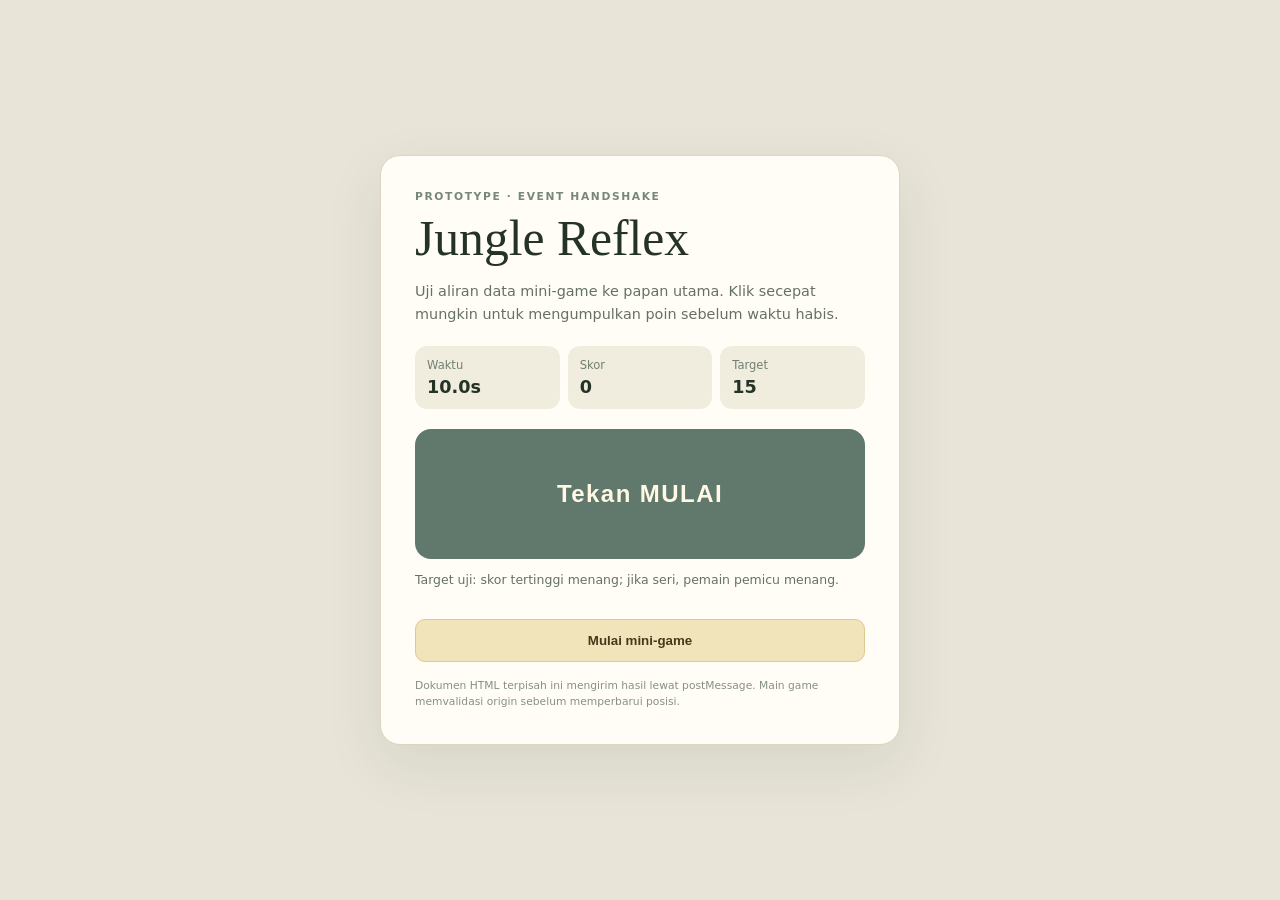
<file: minigames/data-test.html>
<!doctype html>
<html lang="id"><head><meta charset="utf-8"><meta name="viewport" content="width=device-width,initial-scale=1"><title>Mini-game · Data Test</title><link rel="stylesheet" href="../css/minigame.css"></head>
<body class="mini-body"><main class="mini-card"><p class="eyebrow">PROTOTYPE · EVENT HANDSHAKE</p><h1>Jungle Reflex</h1><p class="intro">Uji aliran data mini-game ke papan utama. Klik secepat mungkin untuk mengumpulkan poin sebelum waktu habis.</p><div class="mini-stats"><div><small>Waktu</small><strong id="time">10.0s</strong></div><div><small>Skor</small><strong id="score">0</strong></div><div><small>Target</small><strong id="target">15</strong></div></div><button id="tap" class="tap-button" disabled>Tekan MULAI</button><p id="hint" class="hint">Target uji: skor tertinggi menang; jika seri, pemain pemicu menang.</p><button id="start" class="start-button">Mulai mini-game</button><div id="result" class="result" hidden></div><p class="footnote">Dokumen HTML terpisah ini mengirim hasil lewat postMessage. Main game memvalidasi origin sebelum memperbarui posisi.</p></main><script src="../js/minigame-data-test.js"></script></body></html>
</file>
<file: css/minigame.css>
:root{--forest:#173b2b;--paper:#fffdf6;--ink:#253327}*{box-sizing:border-box}body{margin:0;font-family:Inter,system-ui,sans-serif;background:#e8e5d8;color:var(--ink)}.mini-body{min-height:100vh;display:grid;place-items:center;padding:14px}.mini-card{width:min(100%,520px);background:var(--paper);border:1px solid #ddd5bd;border-radius:20px;padding:clamp(20px,5vw,34px);box-shadow:0 20px 60px #172e1b16}.eyebrow{font-size:.67rem;letter-spacing:.15em;font-weight:850;color:#788878;margin:0 0 10px}.mini-card h1{font:500 clamp(2rem,6vw,3.1rem)/1.05 Georgia,serif;margin:0}.intro{font-size:.9rem;line-height:1.6;color:#657263}.mini-stats{display:grid;grid-template-columns:repeat(3,1fr);gap:8px;margin:20px 0}.mini-stats div{background:#f0eddf;border-radius:12px;padding:12px}.mini-stats small{display:block;color:#718071;font-size:.72rem;margin-bottom:5px}.mini-stats strong{font-size:1.1rem}.tap-button{width:100%;height:130px;border:0;border-radius:16px;background:var(--forest);color:#fff6dc;font-size:1.5rem;font-weight:900;letter-spacing:.06em;cursor:pointer}.tap-button:disabled{opacity:.68}.hint{font-size:.78rem;line-height:1.5;color:#647363;min-height:35px}.start-button{width:100%;padding:13px;border:1px solid #dec98e;background:#f1e3ba;color:#45381d;border-radius:10px;font-weight:800;cursor:pointer}.start-button:disabled{opacity:.5}.result{margin-top:14px;border-radius:12px;padding:14px;background:#e3f2e2;color:#255630;line-height:1.5;font-size:.86rem}.result p{margin:5px 0 0}.footnote{font-size:.67rem;line-height:1.5;color:#879083;margin:16px 0 0}
</file>
